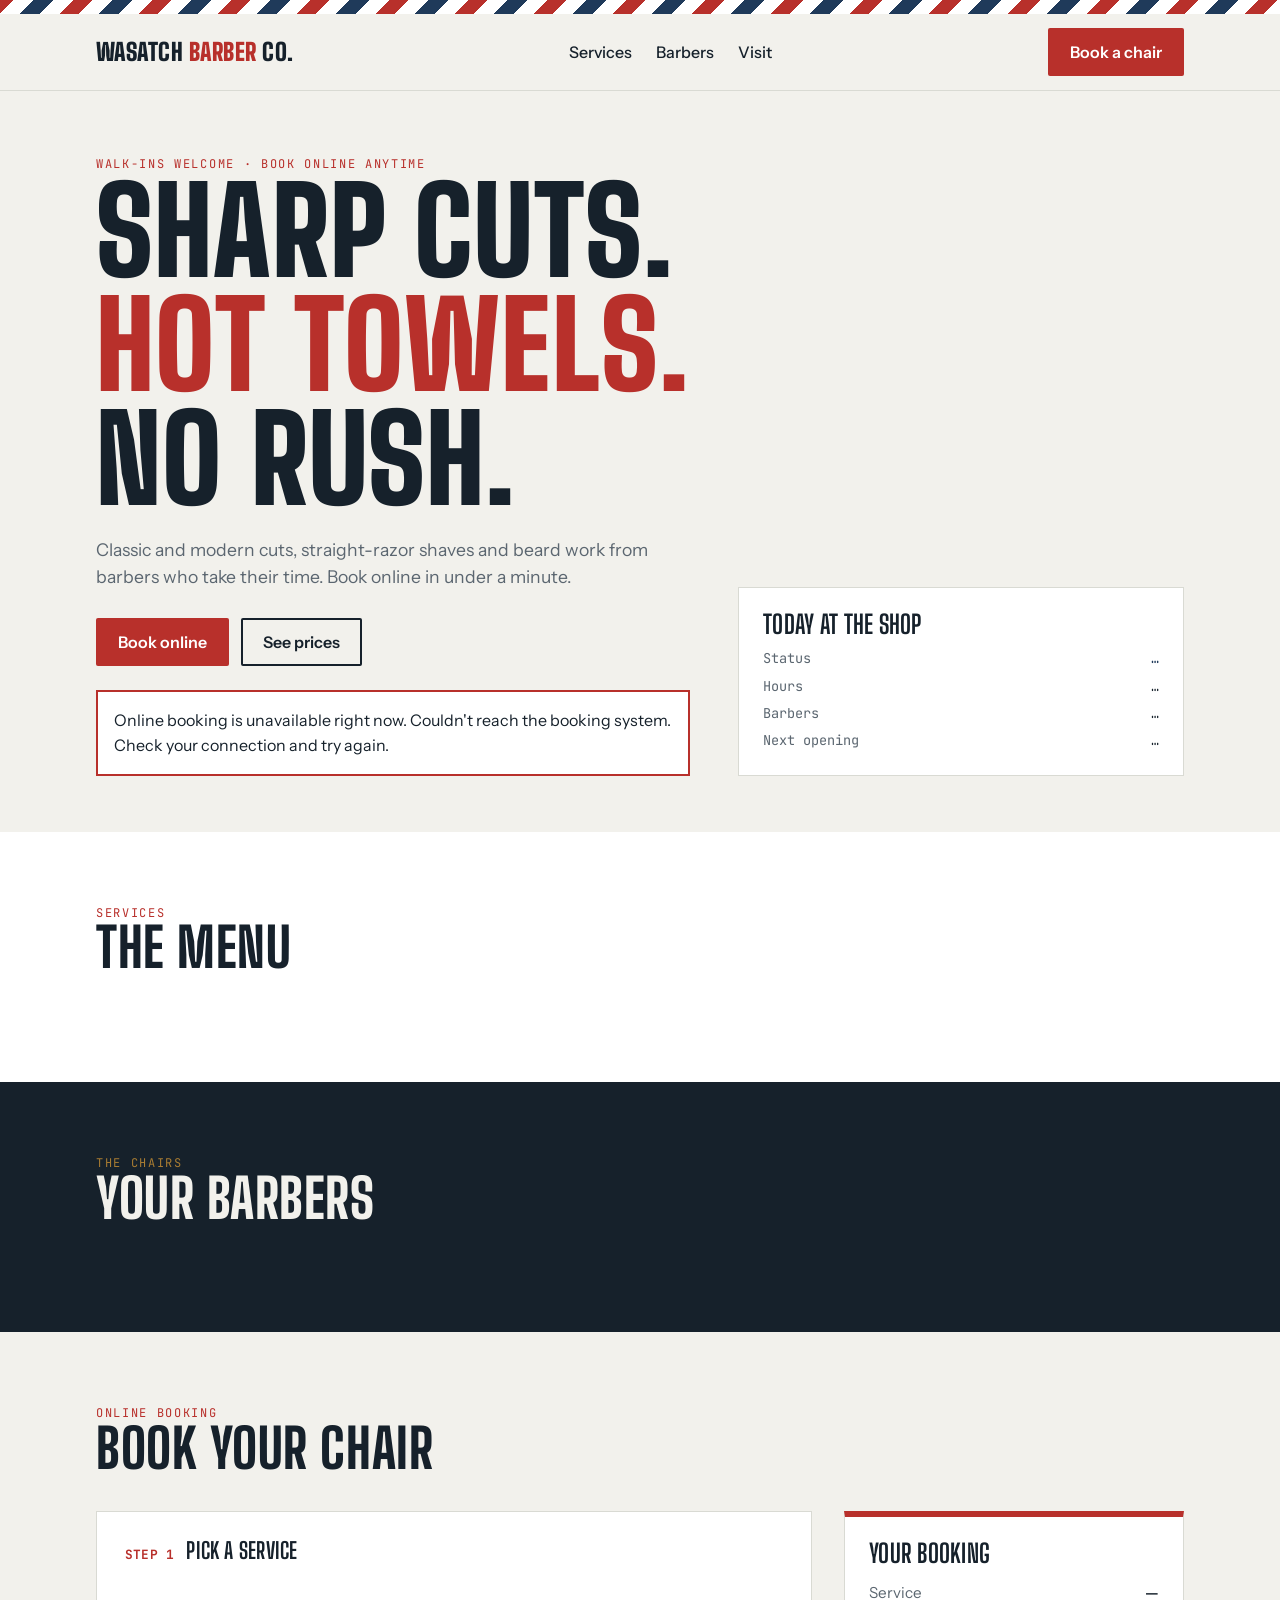
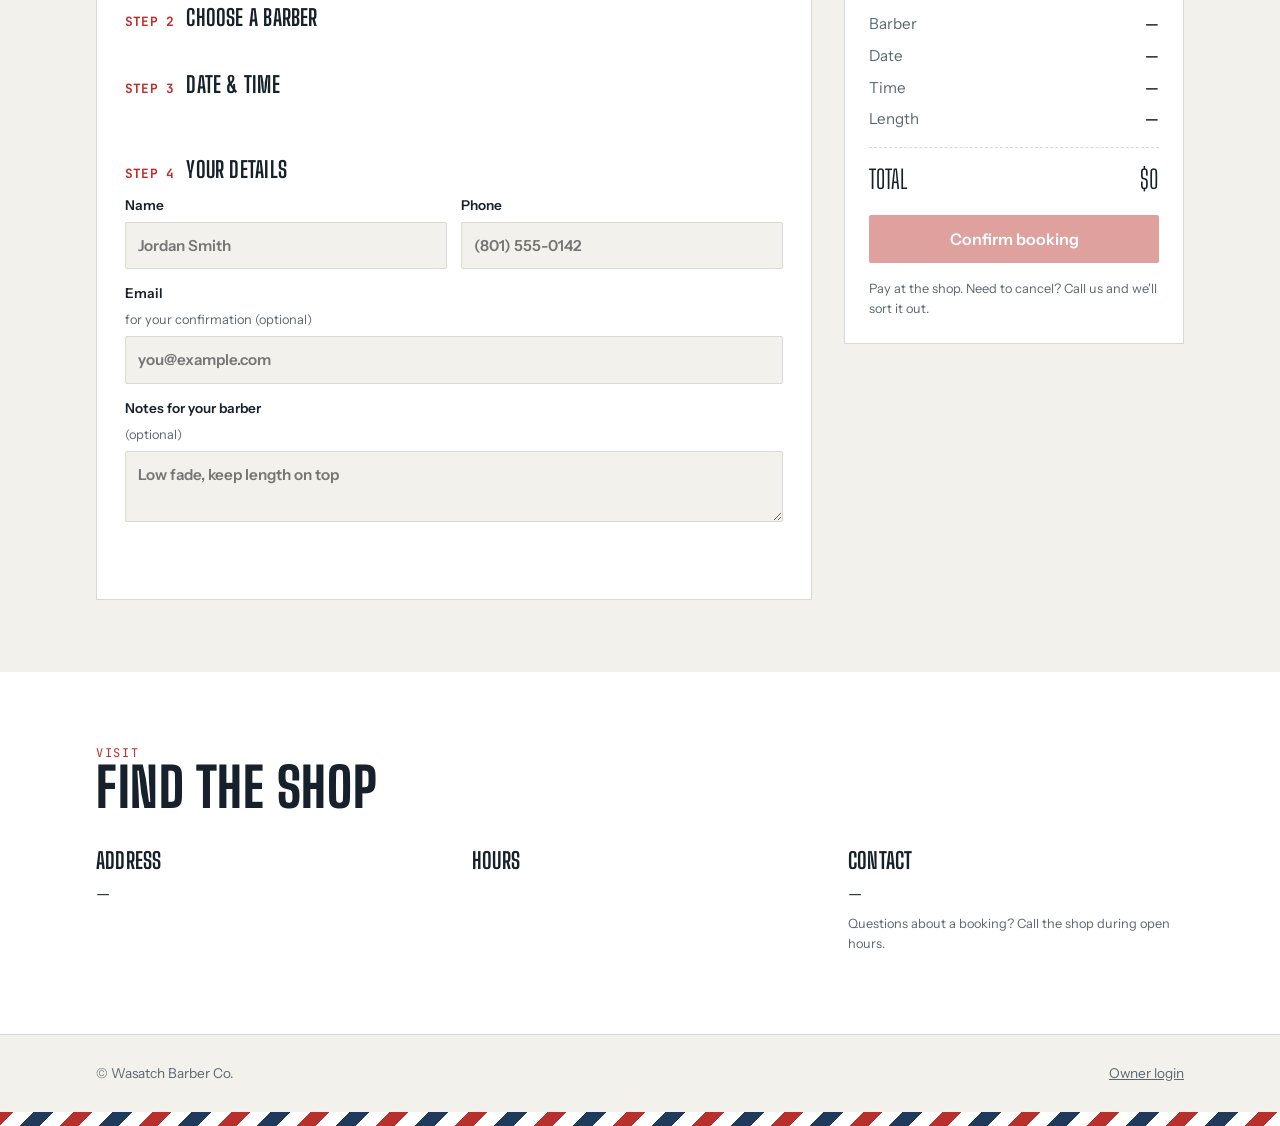
<file: index.html>
<!doctype html>
<html lang="en">
<head>
<meta charset="utf-8">
<meta name="viewport" content="width=device-width, initial-scale=1, viewport-fit=cover">
<title>Wasatch Barber Co.</title>
<meta name="claude:viewport-fit-sides" content="cover">
<meta name="description" content="Cuts, fades, shaves and beard work. Book your chair online.">
<link rel="stylesheet" href="https://fonts.googleapis.com/css2?family=Big+Shoulders+Display:wght@600;800;900&family=Instrument+Sans:wght@400;500;600&family=JetBrains+Mono:wght@500&display=swap">
<link rel="stylesheet" href="styles.css">
<style>
section{padding-block:72px}
section[id]{scroll-margin-top:84px}

header{position:sticky;top:env(safe-area-inset-top,0px);z-index:10;background:var(--bg);border-bottom:1px solid var(--line)}
.nav{display:flex;align-items:center;justify-content:space-between;gap:16px;padding-block:14px}
.logo{font-family:var(--display);font-weight:900;font-size:1.5rem;text-transform:uppercase;text-decoration:none;letter-spacing:.02em;min-width:0}
.logo span{color:var(--red)}
.nav ul{display:flex;gap:24px;list-style:none;margin:0;padding:0;font-weight:500}
.nav ul a{text-decoration:none}
.nav ul a:hover{color:var(--red)}
@media (max-width:720px){.nav ul{display:none}}

.hero{padding-block:64px 56px}
.hero-grid{display:grid;grid-template-columns:1.3fr 1fr;gap:48px;align-items:end}
.hero h1{font-size:clamp(3.4rem,10vw,7.5rem);font-weight:900}
.hero h1 em{font-style:normal;color:var(--red);white-space:nowrap;display:inline-block}
@media (max-width:520px){.hero h1 em{white-space:normal}}
.hero p{max-width:46ch;color:var(--muted);font-size:1.1rem;margin:20px 0 28px}
.hero .actions{display:flex;flex-wrap:wrap;gap:12px}
.ticket{background:var(--surface);border:1px solid var(--line);padding:24px;font-family:var(--mono);font-size:.85rem}
.ticket h3{font-size:1.6rem;margin-bottom:12px}
.ticket dl{display:grid;grid-template-columns:auto 1fr;gap:6px 16px;margin:0}
.ticket dt{color:var(--muted)} .ticket dd{margin:0;text-align:right}
.ticket .open{color:var(--navy);font-weight:500}
@media (max-width:820px){.hero-grid{grid-template-columns:1fr}}

.menu{display:grid;grid-template-columns:1fr 1fr;gap:8px 64px;margin-top:36px}
.item{display:grid;grid-template-columns:1fr auto;gap:2px 12px;padding-block:16px;border-bottom:1px dashed var(--line)}
.item b{font-family:var(--display);font-size:1.5rem;text-transform:uppercase;font-weight:800}
.item .price{font-family:var(--display);font-size:1.5rem;font-weight:800;color:var(--red);font-variant-numeric:tabular-nums}
.item small{color:var(--muted);grid-column:1/-1}
.item .dur{font-family:var(--mono);font-size:.75rem;color:var(--navy)}
@media (max-width:720px){.menu{grid-template-columns:1fr}}

.dark-band{background:var(--ink);color:var(--bg)}
.dark-band .eyebrow{color:var(--brass)}
.barbers{display:grid;grid-template-columns:repeat(3,1fr);gap:24px;margin-top:36px}
.barber{display:grid;gap:10px;align-content:start}
.portrait{aspect-ratio:4/5;max-width:100%;display:grid;place-items:center;background:repeating-linear-gradient(90deg,transparent 0 22px,rgba(127,127,127,.12) 22px 23px),var(--navy);color:var(--bg);font-family:var(--display);font-size:clamp(2.5rem,3vw,4rem);font-weight:900;letter-spacing:.04em}
.barber:nth-child(3n+2) .portrait{background-color:var(--red)}
.barber:nth-child(3n) .portrait{background-color:var(--brass)}
.barber h3{font-size:1.7rem}
.barber p{margin:0;opacity:.75;font-size:.95rem}
@media (max-width:720px){.barbers{grid-template-columns:1fr}.portrait{aspect-ratio:16/9}}

.book{display:grid;grid-template-columns:1fr 340px;gap:32px;margin-top:36px;align-items:start}
@media (max-width:900px){.book{grid-template-columns:1fr}}
.panel{background:var(--surface);border:1px solid var(--line);padding:28px;display:grid;grid-template-columns:minmax(0,1fr);gap:32px;min-width:0}
.step{min-width:0}
.step h3{font-size:1.4rem;display:flex;gap:12px;align-items:baseline;margin-bottom:14px}
.step h3 i{font-style:normal;font-family:var(--mono);font-size:.8rem;color:var(--red)}
.days{display:flex;gap:8px;overflow-x:auto;padding-bottom:4px}
.day{flex:0 0 auto;width:64px;text-align:center;padding:10px 0;display:grid;gap:2px}
.day span{font-family:var(--mono);font-size:.7rem;text-transform:uppercase}
.day strong{font-family:var(--display);font-size:1.6rem;font-weight:800;line-height:1}
.slots{display:grid;grid-template-columns:repeat(auto-fill,minmax(88px,1fr));gap:8px;margin-top:14px}
.slots .chip{font-family:var(--mono);font-size:.85rem;text-align:center}
.slots .msg{grid-column:1/-1;margin:0;color:var(--muted)}
.fields{display:grid;grid-template-columns:1fr 1fr;gap:14px}
.fields .full{grid-column:1/-1}
@media (max-width:560px){.fields{grid-template-columns:1fr}}

.summary{position:sticky;top:90px;background:var(--surface);border:1px solid var(--line);border-top:6px solid var(--red);padding:24px;display:grid;gap:16px}
.summary h3{font-size:1.6rem}
.summary dl{display:grid;grid-template-columns:auto 1fr;gap:8px 16px;margin:0;font-size:.95rem}
.summary dt{color:var(--muted)} .summary dd{margin:0;text-align:right;font-weight:600}
.summary .total{border-top:1px dashed var(--line);padding-top:12px;font-family:var(--display);font-size:1.6rem;text-transform:uppercase;display:flex;justify-content:space-between}
.summary .note{font-size:.8rem;color:var(--muted);margin:0}

.confirm{border:2px solid var(--navy);padding:24px;display:grid;gap:10px}
.confirm h3{font-size:2rem;color:var(--navy)}
.confirm p{margin:0}
.confirm code{font-family:var(--mono);background:var(--chip);padding:2px 8px}

.visit{display:grid;grid-template-columns:1fr 1fr 1fr;gap:40px;margin-top:36px}
.visit h3{font-size:1.4rem;margin-bottom:10px}
.visit p{margin:0 0 8px}
.hours{display:grid;grid-template-columns:auto 1fr;gap:4px 20px;font-variant-numeric:tabular-nums;margin:0}
.hours dd{margin:0;text-align:right}
.hours .today{color:var(--red);font-weight:600}
@media (max-width:820px){.visit{grid-template-columns:1fr}}
footer{border-top:1px solid var(--line);padding-block:28px;color:var(--muted);font-size:.85rem}
.foot{display:flex;flex-wrap:wrap;justify-content:space-between;gap:12px}
.load-err{background:var(--surface);border:2px solid var(--red);padding:16px;margin-top:24px}
</style>
</head>
<body>

<div class="demo-bar" id="demoBar" hidden>
  <div class="wrap"><b>Demo mode</b><span>Bookings are saved only in this browser. Connect your Google Apps Script to go live.</span></div>
</div>
<div class="pole" aria-hidden="true"></div>
<header>
  <nav class="wrap nav">
    <a class="logo" href="#top" id="logo">Wasatch <span>Barber</span> Co.</a>
    <ul>
      <li><a href="#services">Services</a></li>
      <li><a href="#barbers">Barbers</a></li>
      <li><a href="#visit">Visit</a></li>
    </ul>
    <a class="btn" href="#book">Book a chair</a>
  </nav>
</header>

<main id="top">
  <section class="hero">
    <div class="wrap hero-grid">
      <div>
        <div class="eyebrow">Walk-ins welcome · Book online anytime</div>
        <h1>Sharp cuts.<br><em>Hot&nbsp;towels.</em><br>No rush.</h1>
        <p id="about">Classic and modern cuts, straight-razor shaves and beard work from barbers who take their time. Book online in under a minute.</p>
        <div class="actions">
          <a class="btn" href="#book">Book online</a>
          <a class="btn ghost" href="#services">See prices</a>
        </div>
        <div class="load-err" id="loadErr" hidden></div>
      </div>
      <aside class="ticket" aria-label="Today at the shop">
        <h3>Today at the shop</h3>
        <dl>
          <dt>Status</dt><dd class="open" id="status">…</dd>
          <dt>Hours</dt><dd id="todayHours">…</dd>
          <dt>Barbers</dt><dd id="barberCount">…</dd>
          <dt>Next opening</dt><dd id="nextOpen">…</dd>
        </dl>
      </aside>
    </div>
  </section>

  <section id="services" style="background:var(--surface)">
    <div class="wrap">
      <div class="eyebrow">Services</div>
      <h2>The menu</h2>
      <div class="menu" id="menu"></div>
    </div>
  </section>

  <section id="barbers" class="dark-band">
    <div class="wrap">
      <div class="eyebrow">The chairs</div>
      <h2>Your barbers</h2>
      <div class="barbers" id="barberList"></div>
    </div>
  </section>

  <section id="book">
    <div class="wrap">
      <div class="eyebrow">Online booking</div>
      <h2>Book your chair</h2>
      <div class="book">
        <form class="panel" id="bookForm" novalidate>
          <div class="step">
            <h3><i>Step 1</i> Pick a service</h3>
            <div class="chips" id="svcChips"></div>
          </div>
          <div class="step">
            <h3><i>Step 2</i> Choose a barber</h3>
            <div class="chips" id="barberChips"></div>
          </div>
          <div class="step">
            <h3><i>Step 3</i> Date &amp; time</h3>
            <div class="days" id="days"></div>
            <div class="slots" id="slots" aria-live="polite"></div>
          </div>
          <div class="step">
            <h3><i>Step 4</i> Your details</h3>
            <div class="fields">
              <label class="field" for="name">Name<input id="name" autocomplete="name" placeholder="Jordan Smith"></label>
              <label class="field" for="phone">Phone<input id="phone" type="tel" autocomplete="tel" placeholder="(801) 555-0142"></label>
              <label class="field full" for="email">Email <span class="hint">for your confirmation (optional)</span><input id="email" type="email" autocomplete="email" placeholder="you@example.com"></label>
              <label class="field full" for="notes">Notes for your barber <span class="hint">(optional)</span><textarea id="notes" rows="2" placeholder="Low fade, keep length on top"></textarea></label>
            </div>
          </div>
          <p class="err" id="err" role="alert"></p>
          <div id="confirmBox" class="confirm" hidden></div>
        </form>

        <aside class="summary" aria-live="polite">
          <h3>Your booking</h3>
          <dl>
            <dt>Service</dt><dd id="sSvc">—</dd>
            <dt>Barber</dt><dd id="sBarber">—</dd>
            <dt>Date</dt><dd id="sDate">—</dd>
            <dt>Time</dt><dd id="sTime">—</dd>
            <dt>Length</dt><dd id="sDur">—</dd>
          </dl>
          <div class="total"><span>Total</span><span id="sTotal">$0</span></div>
          <button class="btn" type="submit" form="bookForm" id="submitBtn" disabled>Confirm booking</button>
          <p class="note">Pay at the shop. Need to cancel? Call us and we'll sort it out.</p>
        </aside>
      </div>
    </div>
  </section>

  <section id="visit" style="background:var(--surface)">
    <div class="wrap">
      <div class="eyebrow">Visit</div>
      <h2>Find the shop</h2>
      <div class="visit">
        <div>
          <h3>Address</h3>
          <p id="addr">—</p>
        </div>
        <div>
          <h3>Hours</h3>
          <dl class="hours" id="hoursList"></dl>
        </div>
        <div>
          <h3>Contact</h3>
          <p id="contact">—</p>
          <p class="hint">Questions about a booking? Call the shop during open hours.</p>
        </div>
      </div>
    </div>
  </section>
</main>

<footer>
  <div class="wrap foot">
    <span id="copy">© Wasatch Barber Co.</span>
    <a href="admin.html">Owner login</a>
  </div>
</footer>
<div class="pole" aria-hidden="true"></div>

<script src="config.js"></script>
<script src="api.js"></script>
<script>
(function () {
  const U = BookingUtil, $ = id => document.getElementById(id);
  let CFG = null;
  const state = { svc: null, barber: 'any', date: null, time: null, slots: [], loading: false };
  let slotReq = 0;

  if (!BookingAPI.live) $('demoBar').hidden = false;
  init();

  async function init() {
    try {
      CFG = await BookingAPI.call('getConfig');
    } catch (e) {
      $('loadErr').hidden = false;
      $('loadErr').textContent = 'Online booking is unavailable right now. ' + e.message;
      return;
    }
    renderShop(); renderMenu(); renderBarbers(); renderHours(); renderToday();
    state.svc = CFG.services[0] ? CFG.services[0].id : null;
    renderPickers();
    pickFirstDay();
  }

  /* ---------- Shop info ---------- */
  function renderShop() {
    const s = CFG.shop, words = s.name.split(' ');
    $('logo').innerHTML = words.length >= 3
      ? U.esc(words[0]) + ' <span>' + U.esc(words[1]) + '</span> ' + U.esc(words.slice(2).join(' '))
      : U.esc(s.name);
    document.title = s.name;
    if (s.about) $('about').textContent = s.about;
    $('addr').innerHTML = U.esc(s.address) + '<br>' + U.esc(s.city);
    $('contact').innerHTML = U.esc(s.phone) + '<br>' + U.esc(s.email);
    $('copy').textContent = '© ' + new Date().getFullYear() + ' ' + s.name;
  }
  function renderMenu() {
    $('menu').innerHTML = CFG.services.map(s => `<div class="item"><b>${U.esc(s.name)}</b><span class="price">$${U.esc(s.price)}</span><small>${U.esc(s.desc)} <span class="dur">· ${s.dur} min</span></small></div>`).join('')
      || '<p class="hint">Services coming soon.</p>';
  }
  function renderBarbers() {
    $('barberList').innerHTML = CFG.barbers.map(b => `<div class="barber"><div class="portrait" aria-hidden="true">${U.esc(b.init)}</div><h3>${U.esc(b.name)}</h3><p>${U.esc(b.bio)}</p></div>`).join('');
  }
  const hoursText = h => h ? U.fmtTime(h[0]) + ' – ' + U.fmtTime(h[1]) : 'Closed';
  function renderHours() {
    const today = new Date().getDay();
    $('hoursList').innerHTML = [1, 2, 3, 4, 5, 6, 0].map(d => {
      const cls = d === today ? ' class="today"' : '';
      return `<dt${cls}>${U.DAYNAMES[d]}</dt><dd${cls}>${hoursText(CFG.hours[d])}</dd>`;
    }).join('');
  }
  function renderToday() {
    const now = new Date(), d = now.getDay(), h = CFG.hours[d], todayYmd = U.ymd(now);
    const closedToday = !h || U.closedOn(CFG.closures, todayYmd, '');
    const mins = now.getHours() * 60 + now.getMinutes();
    $('todayHours').textContent = closedToday ? 'Closed today' : hoursText(h);
    const openNow = !closedToday && mins >= h[0] && mins < h[1];
    $('status').textContent = openNow ? 'Open now' : 'Closed now';
    $('barberCount').textContent = CFG.barbers.filter(b => !(b.daysOff || []).includes(d) && !U.closedOn(CFG.closures, todayYmd, b.id)).length + ' in today';
    const next = bookableDays()[0];
    $('nextOpen').textContent = next ? (next === todayYmd ? 'Today' : U.fmtDate(next)) : '—';
  }

  /* ---------- Booking ---------- */
  function barberWorks(b, date) {
    const wd = U.parseYmd(date).getDay();
    return !(b.daysOff || []).includes(wd) && !U.closedOn(CFG.closures, date, b.id);
  }
  function bookableDays() {
    const out = [];
    for (let i = 0; i <= CFG.windowDays; i++) {
      const date = U.addDays(CFG.today, i), wd = U.parseYmd(date).getDay();
      if (!CFG.hours[wd] || U.closedOn(CFG.closures, date, '')) continue;
      const crew = state.barber === 'any' ? CFG.barbers : CFG.barbers.filter(b => b.id === state.barber);
      if (crew.some(b => barberWorks(b, date))) out.push(date);
    }
    return out;
  }

  function chipGroup(el, items, key, onPick) {
    el.innerHTML = items.map(i => `<button type="button" class="chip" data-v="${U.esc(i.id)}" aria-pressed="${state[key] === i.id}">${U.esc(i.label)}</button>`).join('');
    el.onclick = e => {
      const b = e.target.closest('.chip');
      if (!b || b.disabled || state[key] === b.dataset.v) return;
      state[key] = b.dataset.v; onPick();
    };
  }

  function renderPickers() {
    chipGroup($('svcChips'), CFG.services.map(s => ({ id: s.id, label: `${s.name} · $${s.price}` })), 'svc', () => { renderPickers(); loadSlots(); });
    chipGroup($('barberChips'), [{ id: 'any', label: 'First available' }, ...CFG.barbers.map(b => ({ id: b.id, label: b.name }))], 'barber', () => {
      renderPickers();
      if (!bookableDays().includes(state.date)) pickFirstDay(); else loadSlots();
    });
    const days = bookableDays();
    $('days').innerHTML = days.map(date => {
      const d = U.parseYmd(date);
      return `<button type="button" class="chip day" data-v="${date}" aria-pressed="${state.date === date}"><span>${date === CFG.today ? 'Today' : U.DAYNAMES[d.getDay()].slice(0, 3)}</span><strong>${d.getDate()}</strong></button>`;
    }).join('') || '<p class="hint">No open days in the booking window. Call the shop.</p>';
    $('days').onclick = e => {
      const b = e.target.closest('.chip');
      if (!b || state.date === b.dataset.v) return;
      state.date = b.dataset.v; renderPickers(); loadSlots();
    };
    renderSummary();
  }

  function pickFirstDay() {
    state.date = bookableDays()[0] || null;
    renderPickers(); loadSlots();
  }

  async function loadSlots() {
    state.time = null; renderSummary();
    if (!state.date || !state.svc) { $('slots').innerHTML = ''; return; }
    const id = ++slotReq;
    $('slots').innerHTML = '<p class="msg"><span class="spinner"></span> Checking open times…</p>';
    try {
      const res = await BookingAPI.call('getSlots', { date: state.date, serviceId: state.svc, barberId: state.barber });
      if (id !== slotReq) return;
      state.slots = res.slots;
      renderSlots();
    } catch (e) {
      if (id !== slotReq) return;
      $('slots').innerHTML = `<p class="msg">${U.esc(e.message)}</p>`;
    }
  }
  function renderSlots() {
    $('slots').innerHTML = state.slots.map(s => `<button type="button" class="chip" data-v="${s.time}" aria-pressed="${state.time === s.time}">${U.fmtTime(s.time)}</button>`).join('')
      || '<p class="msg">No open times this day. Pick another date or barber.</p>';
    $('slots').onclick = e => {
      const b = e.target.closest('.chip'); if (!b) return;
      state.time = Number(b.dataset.v); renderSlots(); renderSummary();
    };
  }

  function renderSummary() {
    const svc = CFG.services.find(s => s.id === state.svc);
    $('sSvc').textContent = svc ? svc.name : '—';
    $('sBarber').textContent = state.barber === 'any' ? 'First available' : CFG.barbers.find(b => b.id === state.barber).name;
    $('sDate').textContent = state.date ? U.fmtDate(state.date) : '—';
    $('sTime').textContent = state.time != null ? U.fmtTime(state.time) : '—';
    $('sDur').textContent = svc ? svc.dur + ' min' : '—';
    $('sTotal').textContent = svc ? '$' + svc.price : '$0';
    $('submitBtn').disabled = state.time == null || state.loading;
  }

  $('bookForm').addEventListener('submit', async e => {
    e.preventDefault();
    const name = $('name').value.trim(), phone = $('phone').value.trim(), email = $('email').value.trim();
    const err = $('err');
    if (state.time == null) { err.textContent = 'Pick a time to continue.'; return; }
    if (!name) { err.textContent = 'Enter your name so your barber knows who to expect.'; $('name').focus(); return; }
    if (phone.replace(/\D/g, '').length < 10) { err.textContent = 'Enter a 10-digit phone number.'; $('phone').focus(); return; }
    if (email && !/^[^@\s]+@[^@\s]+\.[^@\s]+$/.test(email)) { err.textContent = 'Check your email address.'; $('email').focus(); return; }
    err.textContent = '';
    state.loading = true;
    const btn = $('submitBtn');
    btn.disabled = true; btn.innerHTML = '<span class="spinner"></span> Booking…';
    try {
      const r = await BookingAPI.call('book', { date: state.date, time: state.time, serviceId: state.svc, barberId: state.barber, name, phone, email, notes: $('notes').value.trim() });
      const box = $('confirmBox');
      box.hidden = false;
      box.innerHTML = `<h3>You're booked, ${U.esc(name.split(' ')[0])}</h3>
        <p>${U.esc(r.service)} with ${U.esc(r.barberName)} on ${U.fmtDate(r.date, { weekday: 'long', month: 'long', day: 'numeric' })} at ${U.fmtTime(r.time)}.</p>
        <p>Confirmation code <code>${U.esc(r.code)}</code>${email ? '. We emailed you a copy.' : '. Show it at the front desk.'}</p>`;
      box.scrollIntoView({ block: 'center' });
      ['notes'].forEach(id => $(id).value = '');
    } catch (ex) {
      err.textContent = ex.message;
    } finally {
      state.loading = false;
      btn.textContent = 'Confirm booking';
      loadSlots();
    }
  });
})();
</script>
</body>
</html>
</file>
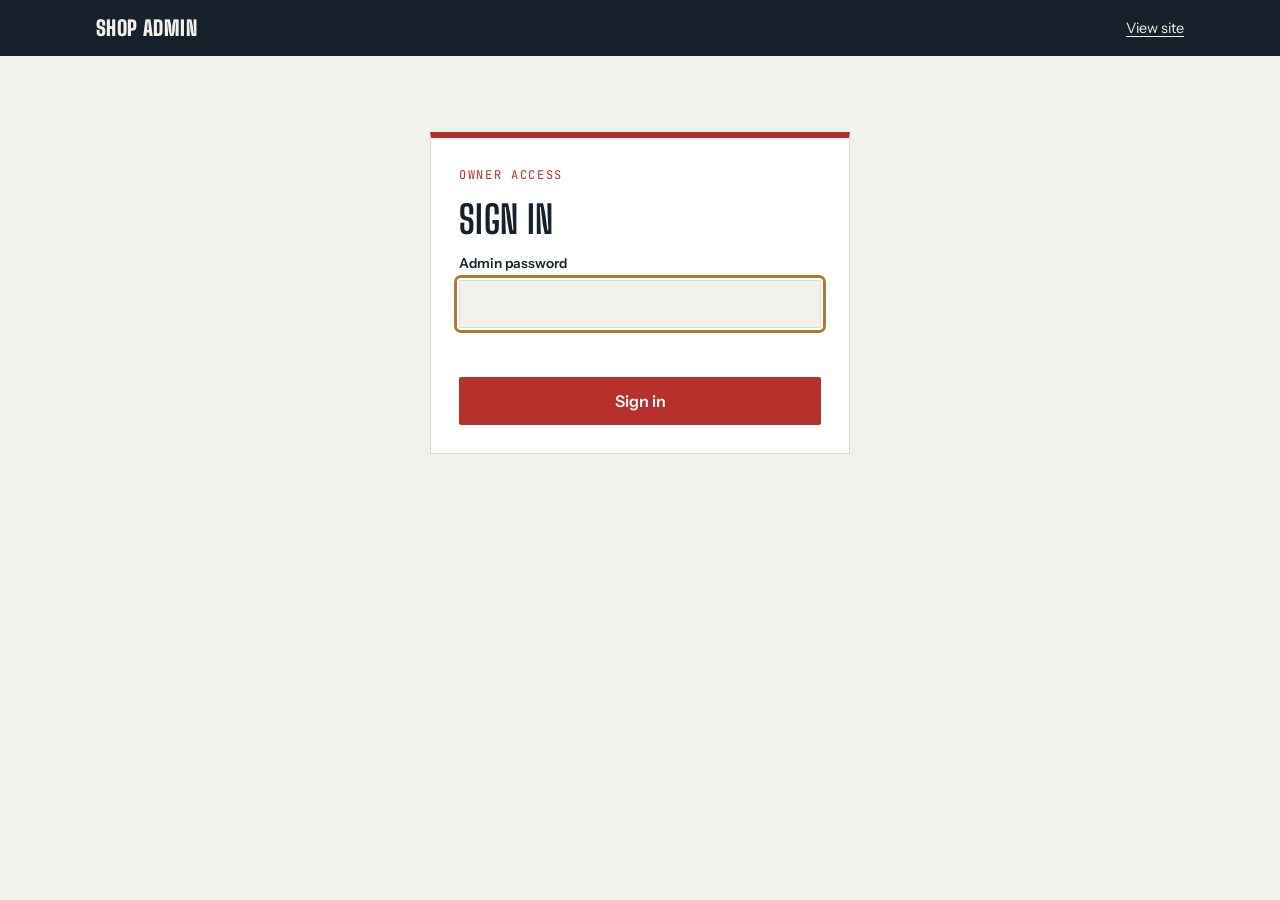
<file: admin.html>
<!doctype html>
<html lang="en">
<head>
<meta charset="utf-8">
<meta name="viewport" content="width=device-width, initial-scale=1, viewport-fit=cover">
<title>Shop Admin</title>
<meta name="claude:viewport-fit-sides" content="cover">
<meta name="robots" content="noindex">
<link rel="stylesheet" href="https://fonts.googleapis.com/css2?family=Big+Shoulders+Display:wght@600;800;900&family=Instrument+Sans:wght@400;500;600&family=JetBrains+Mono:wght@500&display=swap">
<link rel="stylesheet" href="styles.css">
<style>
/* Layout: slim top bar, tab strip, one working panel per tab, sticky save bar at the bottom */
header{position:sticky;top:env(safe-area-inset-top,0px);z-index:10;background:var(--ink);color:var(--bg)}
.top{display:flex;align-items:center;justify-content:space-between;gap:12px;padding-block:12px}
.top .logo{font-family:var(--display);font-weight:900;font-size:1.3rem;text-transform:uppercase;letter-spacing:.02em;min-width:0;overflow:hidden;text-overflow:ellipsis;white-space:nowrap}
.top .logo small{font-family:var(--mono);font-size:.7rem;letter-spacing:.12em;color:var(--brass);margin-left:8px}
.top nav{display:flex;gap:16px;align-items:center;font-size:.9rem;flex-shrink:0}
.top nav a,.top nav button{color:var(--bg);background:none;border:0;font:inherit;cursor:pointer;text-decoration:underline;text-underline-offset:3px;padding:0}

main{padding-block:28px 120px}

.login{max-width:420px;margin:48px auto 0;background:var(--surface);border:1px solid var(--line);border-top:6px solid var(--red);padding:28px;display:grid;gap:16px}
.login h1{font-size:2.4rem}

.tabs{display:flex;gap:4px;overflow-x:auto;border-bottom:2px solid var(--ink);margin-bottom:24px}
.tab{flex:0 0 auto;border:0;background:none;color:var(--muted);font:600 .95rem var(--body);padding:12px 16px;cursor:pointer;border-bottom:4px solid transparent;margin-bottom:-2px}
.tab[aria-selected="true"]{color:var(--ink);border-bottom-color:var(--red)}
.tab .dot{display:inline-block;width:7px;height:7px;border-radius:50%;background:var(--red);margin-left:6px;vertical-align:2px}

.pane-head{display:flex;flex-wrap:wrap;align-items:end;justify-content:space-between;gap:12px 24px;margin-bottom:20px}
.pane-head h2{font-size:clamp(2rem,4vw,2.6rem)}
.pane-head p{margin:6px 0 0;color:var(--muted);max-width:62ch}
.toolbar{display:flex;flex-wrap:wrap;gap:10px;align-items:end}
.toolbar label.field{width:auto}
.toolbar input,.toolbar select{width:auto}

.card{background:var(--surface);border:1px solid var(--line);padding:20px}
.stack{display:grid;gap:12px}

/* bookings */
.stats{display:flex;flex-wrap:wrap;gap:8px 28px;font-family:var(--mono);font-size:.8rem;color:var(--muted);margin-bottom:16px}
.stats b{color:var(--ink);font-size:1rem;font-variant-numeric:tabular-nums}
.dayhead{display:flex;justify-content:space-between;align-items:baseline;gap:12px;padding:18px 0 8px;border-bottom:1px solid var(--ink)}
.dayhead h3{font-size:1.5rem}
.dayhead span{font-family:var(--mono);font-size:.75rem;color:var(--muted)}
.bk{display:grid;grid-template-columns:110px minmax(0,1fr) auto;gap:6px 20px;padding:14px 0;border-bottom:1px dashed var(--line);align-items:start}
.bk .when{font-family:var(--mono);font-size:.9rem;font-variant-numeric:tabular-nums}
.bk .when small{display:block;color:var(--muted);font-size:.75rem}
.bk .who{min-width:0}
.bk .who b{font-size:1.02rem}
.bk .who .meta{display:flex;flex-wrap:wrap;gap:4px 14px;font-size:.88rem;color:var(--muted)}
.bk .who .meta span{user-select:all}
.bk .notes{font-size:.88rem;margin-top:4px;padding-left:10px;border-left:3px solid var(--brass)}
.pill{display:inline-block;font-family:var(--mono);font-size:.7rem;letter-spacing:.06em;text-transform:uppercase;padding:2px 8px;background:var(--chip);border-radius:2px;margin-left:6px;vertical-align:2px}
.bk .acts{display:flex;gap:8px}
.cancel-box{grid-column:1/-1;background:var(--bg);border:1px solid var(--red);padding:14px;display:grid;gap:10px}
.cancel-box .row{display:flex;flex-wrap:wrap;gap:8px;align-items:center}
.check{display:flex;gap:8px;align-items:center;font-size:.9rem;font-weight:500}
.empty{padding:40px 20px;text-align:center;color:var(--muted);border:1px dashed var(--line)}
@media (max-width:640px){.bk{grid-template-columns:1fr}.bk .acts{justify-content:flex-start}}

/* services */
.svc-row{display:grid;grid-template-columns:minmax(0,1.3fr) 100px 120px minmax(0,2fr) auto auto;gap:10px;align-items:center;padding:10px 0;border-bottom:1px dashed var(--line)}
.svc-head{font-family:var(--mono);font-size:.7rem;letter-spacing:.1em;text-transform:uppercase;color:var(--muted);border-bottom:1px solid var(--ink)}
.svc-row.off input:not([type=checkbox]),.svc-row.off select{opacity:.55}
.money{position:relative}
.money::before{content:"$";position:absolute;left:10px;top:50%;transform:translateY(-50%);color:var(--muted)}
.money input{padding-left:22px}
@media (max-width:860px){
  .svc-head{display:none}
  .svc-row{grid-template-columns:1fr 1fr;padding:16px 0}
  .svc-row>:first-child,.svc-row .desc{grid-column:1/-1}
}

/* barbers */
.barber-grid{display:grid;grid-template-columns:repeat(auto-fill,minmax(300px,1fr));gap:16px}
.barber-card{display:grid;gap:12px;align-content:start}
.barber-card .row2{display:grid;grid-template-columns:1fr 80px;gap:10px}
.daysoff{display:flex;flex-wrap:wrap;gap:6px}
.daysoff label{display:flex;align-items:center;gap:4px;font-size:.85rem;padding:6px 8px;background:var(--chip);border-radius:2px;cursor:pointer}
.card-foot{display:flex;justify-content:space-between;align-items:center;gap:10px;border-top:1px dashed var(--line);padding-top:12px}
@media (max-width:400px){.barber-grid{grid-template-columns:1fr}}

/* hours */
.hrs{display:grid;grid-template-columns:130px 110px minmax(0,1fr) minmax(0,1fr);gap:10px 14px;align-items:center}
.hrs .dn{font-weight:600}
.hrs .closed{color:var(--muted);grid-column:3/-1;font-size:.9rem}
.hrs-head{font-family:var(--mono);font-size:.7rem;letter-spacing:.1em;text-transform:uppercase;color:var(--muted)}
.rules{display:grid;grid-template-columns:repeat(auto-fit,minmax(220px,1fr));gap:16px;margin-top:24px}
@media (max-width:560px){.hrs{grid-template-columns:1fr 1fr}.hrs-head{display:none}.hrs .dn{grid-column:1/-1;margin-top:8px}.hrs .closed{grid-column:1/-1}}

/* days off */
.add-off{display:grid;grid-template-columns:repeat(4,minmax(0,1fr)) auto;gap:12px;align-items:end}
@media (max-width:860px){.add-off{grid-template-columns:1fr 1fr}.add-off .btn{grid-column:1/-1}}
.off-row{display:grid;grid-template-columns:minmax(0,1.4fr) minmax(0,1fr) minmax(0,1.4fr) auto;gap:12px;align-items:center;padding:12px 0;border-bottom:1px dashed var(--line)}
.off-row .dates{font-weight:600}
.off-row.past{opacity:.5}
@media (max-width:640px){.off-row{grid-template-columns:1fr auto}.off-row .dates{grid-column:1/-1}}

/* shop info */
.two{display:grid;grid-template-columns:1fr 1fr;gap:16px}
.two .full{grid-column:1/-1}
@media (max-width:640px){.two{grid-template-columns:1fr}}
.sec-title{font-size:1.4rem;margin:8px 0 12px}

.savebar{position:fixed;left:0;right:0;bottom:0;z-index:20;background:var(--ink);color:var(--bg);padding-bottom:env(safe-area-inset-bottom,0px)}
.savebar .wrap{display:flex;flex-wrap:wrap;justify-content:space-between;align-items:center;gap:10px;padding-block:12px}
.savebar .err{color:var(--bg);font-weight:600}
.idle-warn{position:fixed;left:0;right:0;top:0;z-index:40;background:var(--red);color:var(--on-accent);padding-top:env(safe-area-inset-top,0px)}
.idle-warn .wrap{display:flex;flex-wrap:wrap;justify-content:space-between;align-items:center;gap:10px;padding-block:12px;font-weight:600}
.idle-warn .btn{background:var(--on-accent);color:var(--red)}
.savebar .btn.quiet{background:transparent;color:var(--bg);box-shadow:inset 0 0 0 1px var(--bg)}
</style>
</head>
<body>

<div class="demo-bar" id="demoBar" hidden>
  <div class="wrap"><b>Demo mode</b><span>Changes are saved only in this browser. The password is <code>demodemo</code>.</span></div>
</div>
<header>
  <div class="wrap top">
    <div class="logo" id="shopName">Shop admin</div>
    <nav>
      <a href="./">View site</a>
      <button type="button" id="signOut" hidden>Sign out</button>
    </nav>
  </div>
</header>

<main class="wrap">
  <form class="login" id="loginForm" novalidate>
    <div class="eyebrow">Owner access</div>
    <h1>Sign in</h1>
    <label class="field" for="pw">Admin password<input id="pw" type="password" autocomplete="current-password"></label>
    <p class="err" id="loginErr" role="alert"></p>
    <button class="btn" id="loginBtn">Sign in</button>
  </form>

  <div id="app" hidden>
    <div class="tabs" role="tablist" id="tabs">
      <button class="tab" role="tab" data-tab="bookings" aria-selected="true">Bookings</button>
      <button class="tab" role="tab" data-tab="services">Services &amp; prices</button>
      <button class="tab" role="tab" data-tab="barbers">Barbers</button>
      <button class="tab" role="tab" data-tab="hours">Hours</button>
      <button class="tab" role="tab" data-tab="closures">Days off</button>
      <button class="tab" role="tab" data-tab="shop">Shop info</button>
      <button class="tab" role="tab" data-tab="account">Account</button>
    </div>

    <!-- BOOKINGS -->
    <section data-pane="bookings">
      <div class="pane-head">
        <div>
          <h2>Bookings</h2>
          <p>Every online booking, read straight from your Google Calendar. If you drag an appointment to a new time in Calendar, it moves here too.</p>
        </div>
        <div class="toolbar">
          <label class="field" for="bFrom">From<input type="date" id="bFrom"></label>
          <label class="field" for="bTo">To<input type="date" id="bTo"></label>
          <label class="field" for="bBarber">Barber<select id="bBarber"></select></label>
          <button class="btn small quiet" type="button" id="bRefresh">Refresh</button>
        </div>
      </div>
      <div class="stats" id="bStats"></div>
      <div id="bList"></div>
    </section>

    <!-- SERVICES -->
    <section data-pane="services" hidden>
      <div class="pane-head">
        <div>
          <h2>Services &amp; prices</h2>
          <p>What customers can book. Turning a service off hides it from the website but keeps existing bookings.</p>
        </div>
        <button class="btn small" type="button" id="addSvc">Add service</button>
      </div>
      <div class="card">
        <div class="svc-row svc-head"><span>Name</span><span>Price</span><span>Length</span><span>Description</span><span>Bookable</span><span></span></div>
        <div id="svcList"></div>
      </div>
    </section>

    <!-- BARBERS -->
    <section data-pane="barbers" hidden>
      <div class="pane-head">
        <div>
          <h2>Barbers</h2>
          <p>Each barber's bookings go onto the Google Calendar you pick. Anything else on that calendar, like a lunch break or a personal appointment, blocks their time automatically.</p>
        </div>
        <button class="btn small" type="button" id="addBarber">Add barber</button>
      </div>
      <div class="barber-grid" id="barberGrid"></div>
    </section>

    <!-- HOURS -->
    <section data-pane="hours" hidden>
      <div class="pane-head">
        <div>
          <h2>Hours</h2>
          <p id="tzNote">Regular weekly hours. For holidays or vacations, use Days off.</p>
        </div>
      </div>
      <div class="card">
        <div class="hrs" id="hrsGrid"></div>
      </div>
      <h3 class="sec-title" style="margin-top:28px">Booking rules</h3>
      <div class="card rules">
        <label class="field" for="slotStep">Start times every
          <select id="slotStep"><option value="15">15 minutes</option><option value="20">20 minutes</option><option value="30">30 minutes</option><option value="45">45 minutes</option><option value="60">60 minutes</option></select>
        </label>
        <label class="field" for="windowDays">Customers can book up to
          <select id="windowDays"><option value="7">1 week ahead</option><option value="14">2 weeks ahead</option><option value="21">3 weeks ahead</option><option value="30">30 days ahead</option><option value="60">60 days ahead</option><option value="90">90 days ahead</option></select>
        </label>
        <label class="field" for="minNotice">Minimum notice
          <select id="minNotice"><option value="0">None</option><option value="15">15 minutes</option><option value="30">30 minutes</option><option value="60">1 hour</option><option value="120">2 hours</option><option value="240">4 hours</option><option value="1440">1 day</option></select>
        </label>
      </div>
    </section>

    <!-- DAYS OFF -->
    <section data-pane="closures" hidden>
      <div class="pane-head">
        <div>
          <h2>Days off</h2>
          <p>Close the whole shop for a holiday, or block a single barber for vacation. Customers won't see those dates. Existing bookings on those days stay put, so cancel them from Bookings if needed.</p>
        </div>
      </div>
      <div class="card add-off">
        <label class="field" for="offStart">First day<input type="date" id="offStart"></label>
        <label class="field" for="offEnd">Last day<input type="date" id="offEnd"></label>
        <label class="field" for="offWho">Who's off<select id="offWho"></select></label>
        <label class="field" for="offNote">Note <span class="hint">(only you see this)</span><input id="offNote" placeholder="Thanksgiving"></label>
        <button class="btn small" type="button" id="addOff">Add</button>
      </div>
      <p class="err" id="offErr"></p>
      <div id="offList"></div>
    </section>

    <!-- SHOP INFO -->
    <section data-pane="shop" hidden>
      <div class="pane-head">
        <div>
          <h2>Shop info</h2>
          <p>Shown on the website and in confirmation emails.</p>
        </div>
      </div>
      <div class="card two">
        <label class="field" for="shName">Shop name<input id="shName" data-shop="name"></label>
        <label class="field" for="shPhone">Phone<input id="shPhone" data-shop="phone" type="tel"></label>
        <label class="field" for="shAddr">Street address<input id="shAddr" data-shop="address"></label>
        <label class="field" for="shCity">City, state, ZIP<input id="shCity" data-shop="city"></label>
        <label class="field full" for="shEmail">Shop email <span class="hint">customers' replies to confirmations go here</span><input id="shEmail" data-shop="email" type="email"></label>
        <label class="field full" for="shAbout">Intro text on the home page<textarea id="shAbout" data-shop="about" rows="3"></textarea></label>
      </div>

      <h3 class="sec-title" style="margin-top:28px">Booking alerts</h3>
      <div class="card stack">
        <label class="check" for="shNotify"><input type="checkbox" id="shNotify"> Email me every time someone books</label>
        <label class="field" for="shOwnerEmail">Send alerts to<input id="shOwnerEmail" data-shop="ownerEmail" type="email" placeholder="Your Google account email"></label>
      </div>
    </section>

    <!-- ACCOUNT -->
    <section data-pane="account" hidden>
      <div class="pane-head">
        <div>
          <h2>Account</h2>
          <p>The password for this admin page. Anyone who has it can see customer details and change your shop's settings, so keep it to yourself.</p>
        </div>
      </div>
      <h3 class="sec-title">Change password</h3>
      <form class="card two" id="pwForm" novalidate>
        <label class="field full" for="pwCur">Current password<input id="pwCur" type="password" autocomplete="current-password"></label>
        <label class="field" for="pwNew">New password <span class="hint">at least 8 characters</span><input id="pwNew" type="password" autocomplete="new-password"></label>
        <label class="field" for="pwNew2">Type the new password again <span class="hint">passwords must match</span><input id="pwNew2" type="password" autocomplete="new-password"></label>
        <p class="err full" id="pwErr" role="alert"></p>
        <div class="full"><button class="btn small" id="pwBtn">Change password</button></div>
      </form>
      <h3 class="sec-title" style="margin-top:28px">Automatic sign-out</h3>
      <div class="card stack">
        <p style="margin:0">You're signed out after <b>15 minutes</b> without any clicks or typing on this page. A minute before that, a warning appears so you can stay signed in.</p>
        <p class="hint">On a shared computer, click <b>Sign out</b> at the top before you walk away.</p>
      </div>
    </section>
  </div>
</main>

<div class="savebar" id="saveBar" hidden>
  <div class="wrap">
    <span id="saveMsg">You have unsaved changes.</span>
    <div style="display:flex;gap:8px">
      <button class="btn small quiet" type="button" id="discardBtn">Discard</button>
      <button class="btn small" type="button" id="saveBtn">Save changes</button>
    </div>
  </div>
</div>
<div class="idle-warn" id="idleWarn" role="alertdialog" aria-labelledby="idleMsg" hidden>
  <div class="wrap">
    <span id="idleMsg">You'll be signed out in 60 seconds because you've been inactive.</span>
    <button class="btn small" type="button" id="stayBtn">Stay signed in</button>
  </div>
</div>
<div class="toast" id="toast" hidden></div>

<script src="config.js"></script>
<script src="api.js"></script>
<script>
(function () {
  const U = BookingUtil, $ = id => document.getElementById(id), esc = U.esc;
  let TOKEN = null, S = null, ORIG = '', CALS = [], BOOKINGS = [], cancelOpen = null;
  let lastActive = Date.now(), lastPing = Date.now(); // used by start(), so declared before it can run

  if (!BookingAPI.live) $('demoBar').hidden = false;
  try { TOKEN = sessionStorage.getItem('wb-admin-token'); } catch (e) { /* storage blocked */ }
  if (TOKEN) start(); else $('pw').focus();

  /* ---------- helpers ---------- */
  function toast(msg, bad) {
    const t = $('toast'); t.textContent = msg; t.className = 'toast' + (bad ? ' bad' : ''); t.hidden = false;
    clearTimeout(toast.t); toast.t = setTimeout(() => t.hidden = true, bad ? 6000 : 3500);
  }
  async function api(action, payload) {
    try { return await BookingAPI.call(action, Object.assign({ token: TOKEN }, payload || {})); }
    catch (e) {
      if (e.message === 'SESSION_EXPIRED') { signOut(true); throw new Error('Your session expired. Sign in again.'); }
      throw e;
    }
  }
  const newId = name => (String(name || 'item').toLowerCase().replace(/[^a-z0-9]+/g, '-').replace(/^-|-$/g, '').slice(0, 20) || 'item') + '-' + Math.random().toString(36).slice(2, 6);
  const toHHMM = m => U.pad(Math.floor(m / 60)) + ':' + U.pad(m % 60);
  const fromHHMM = s => { const [h, m] = String(s).split(':').map(Number); return h * 60 + (m || 0); };
  const initials = n => String(n).trim().split(/\s+/).map(w => w[0] || '').join('').slice(0, 2).toUpperCase();
  const isDirty = () => S && JSON.stringify(S) !== ORIG;

  /* ---------- sign in / out ---------- */
  $('loginForm').addEventListener('submit', async e => {
    e.preventDefault();
    const btn = $('loginBtn'); btn.disabled = true; $('loginErr').textContent = '';
    try {
      const r = await BookingAPI.call('adminLogin', { password: $('pw').value });
      TOKEN = r.token;
      try { sessionStorage.setItem('wb-admin-token', TOKEN); } catch (e2) { /* keep in memory */ }
      $('pw').value = '';
      await start();
    } catch (ex) { $('loginErr').textContent = ex.message; }
    finally { btn.disabled = false; }
  });
  $('signOut').onclick = () => { api('adminLogout').catch(() => {}); signOut(); };
  function signOut(reason) {
    TOKEN = null; S = null;
    try { sessionStorage.removeItem('wb-admin-token'); } catch (e) { /* ignore */ }
    $('app').hidden = true; $('saveBar').hidden = true; $('signOut').hidden = true; $('idleWarn').hidden = true; $('loginForm').hidden = false;
    $('loginErr').textContent = reason === 'idle' ? 'You were signed out after 15 minutes without activity. Sign in again to continue.'
      : reason ? 'Your session expired. Sign in again.' : '';
  }

  /* ---------- automatic sign-out after inactivity ---------- */
  const IDLE_MS = 15 * 60e3, WARN_MS = 60e3, PING_MS = 4 * 60e3;
  function onActivity() {
    if (!TOKEN || !$('idleWarn').hidden) return; // once the warning shows, only "Stay signed in" counts
    lastActive = Date.now();
    // Keep the server-side session alive while the owner is working without saving.
    if (Date.now() - lastPing > PING_MS) { lastPing = Date.now(); api('adminPing').catch(() => {}); }
  }
  ['pointerdown', 'keydown', 'wheel', 'touchstart'].forEach(ev => window.addEventListener(ev, onActivity, { passive: true }));
  setInterval(() => {
    if (!TOKEN || $('app').hidden) return;
    const idle = Date.now() - lastActive; // timestamps, so a sleeping laptop is caught on wake
    if (idle >= IDLE_MS) {
      api('adminLogout').catch(() => {});
      signOut('idle');
    } else if (idle >= IDLE_MS - WARN_MS) {
      $('idleWarn').hidden = false;
      const secs = Math.ceil((IDLE_MS - idle) / 1000);
      $('idleMsg').textContent = `You'll be signed out in ${secs} second${secs === 1 ? '' : 's'} because you've been inactive.` + (isDirty() ? ' Unsaved changes will be lost.' : '');
    }
  }, 1000);
  $('stayBtn').onclick = () => {
    lastActive = lastPing = Date.now();
    $('idleWarn').hidden = true;
    api('adminPing').catch(() => {});
  };

  async function start() {
    $('loginForm').hidden = true;
    lastActive = lastPing = Date.now();
    let r;
    try { r = await api('adminGetAll'); }
    catch (e) { if (TOKEN) { $('loginForm').hidden = false; $('loginErr').textContent = e.message; } return; }
    S = r.settings; ORIG = JSON.stringify(S); CALS = r.calendars;
    $('tzNote').textContent = 'Regular weekly hours, in the shop\'s time zone (' + r.timezone + '). For holidays or vacations, use Days off.';
    $('app').hidden = false; $('signOut').hidden = false;
    const today = U.ymd(new Date());
    $('bFrom').value = today; $('bTo').value = U.addDays(today, 14);
    $('offStart').value = today; $('offEnd').value = today;
    renderAll();
    loadBookings();
  }

  /* ---------- tabs ---------- */
  $('tabs').onclick = e => {
    const t = e.target.closest('.tab'); if (!t) return;
    document.querySelectorAll('.tab').forEach(x => x.setAttribute('aria-selected', x === t));
    document.querySelectorAll('[data-pane]').forEach(p => p.hidden = p.dataset.pane !== t.dataset.tab);
    if (t.dataset.tab === 'bookings') loadBookings();
  };

  /* ---------- save bar ---------- */
  function markDirty() {
    $('saveBar').hidden = !isDirty();
    $('saveMsg').className = ''; $('saveMsg').textContent = 'You have unsaved changes.';
  }
  window.addEventListener('beforeunload', e => { if (isDirty()) { e.preventDefault(); e.returnValue = ''; } });
  $('discardBtn').onclick = () => { S = JSON.parse(ORIG); renderAll(); markDirty(); toast('Changes discarded.'); };
  $('saveBtn').onclick = async () => {
    const btn = $('saveBtn'); btn.disabled = true; btn.innerHTML = '<span class="spinner"></span> Saving…';
    try {
      const r = await api('adminSave', { settings: S });
      S = r.settings; ORIG = JSON.stringify(S);
      renderAll(); markDirty();
      toast('Saved. The website now shows these changes.');
    } catch (e) {
      $('saveMsg').className = 'err'; $('saveMsg').textContent = e.message;
    } finally { btn.disabled = false; btn.textContent = 'Save changes'; }
  };

  function renderAll() {
    $('shopName').innerHTML = esc(S.shop.name) + '<small>Admin</small>';
    renderBarberFilter(); renderServices(); renderBarbers(); renderHours(); renderClosures(); renderShop();
  }

  /* ---------- bookings ---------- */
  function renderBarberFilter() {
    const cur = $('bBarber').value;
    $('bBarber').innerHTML = '<option value="">All barbers</option>' + S.barbers.map(b => `<option value="${esc(b.id)}">${esc(b.name)}</option>`).join('');
    $('bBarber').value = cur;
    const who = $('offWho').value;
    $('offWho').innerHTML = '<option value="">Whole shop (closed)</option>' + S.barbers.map(b => `<option value="${esc(b.id)}">${esc(b.name)}</option>`).join('');
    $('offWho').value = who;
  }
  ['bFrom', 'bTo'].forEach(id => $(id).addEventListener('change', loadBookings));
  $('bBarber').addEventListener('change', renderBookings);
  $('bRefresh').onclick = loadBookings;

  async function loadBookings() {
    const from = $('bFrom').value, to = $('bTo').value;
    if (!from || !to || to < from) { $('bList').innerHTML = '<p class="err">Pick a "To" date on or after the "From" date.</p>'; return; }
    $('bList').innerHTML = '<p class="hint"><span class="spinner"></span> Loading bookings…</p>';
    try {
      const r = await api('adminBookings', { from, to });
      BOOKINGS = r.bookings; cancelOpen = null; renderBookings();
    } catch (e) { $('bList').innerHTML = `<p class="err">${esc(e.message)}</p>`; }
  }

  function renderBookings() {
    const f = $('bBarber').value;
    const list = BOOKINGS.filter(b => !f || b.barberId === f);
    const total = list.reduce((a, b) => a + (Number(b.price) || 0), 0);
    const today = U.ymd(new Date());
    $('bStats').innerHTML = `<span><b>${list.length}</b> booking${list.length === 1 ? '' : 's'}</span><span><b>$${total.toLocaleString()}</b> booked</span><span><b>${list.filter(b => b.date === today).length}</b> today</span>`;
    if (!list.length) { $('bList').innerHTML = '<div class="empty">No bookings in this range yet. New online bookings show up here as soon as they\'re made.</div>'; return; }
    const groups = {};
    list.forEach(b => (groups[b.date] = groups[b.date] || []).push(b));
    $('bList').innerHTML = Object.keys(groups).map(date => {
      const items = groups[date];
      return `<div class="dayhead"><h3>${date === today ? 'Today · ' : ''}${U.fmtDate(date, { weekday: 'long', month: 'short', day: 'numeric' })}</h3><span>${items.length} booked</span></div>` +
        items.map(b => `<div class="bk" data-id="${esc(b.id)}">
          <div class="when">${U.fmtTime(b.time)}<small>to ${U.fmtTime(b.time + b.dur)}</small></div>
          <div class="who">
            <b>${esc(b.name)}</b> <span class="pill">${esc(b.barberName)}</span>
            <div class="meta"><span>${esc(b.service)}${b.price ? ' · $' + esc(b.price) : ''}</span><span>${esc(b.phone)}</span>${b.email ? `<span>${esc(b.email)}</span>` : ''}<span>${esc(b.code)}</span></div>
            ${b.notes ? `<div class="notes">${esc(b.notes)}</div>` : ''}
          </div>
          <div class="acts">${cancelOpen === b.id ? '' : '<button class="btn small quiet" type="button" data-act="ask">Cancel</button>'}</div>
          ${cancelOpen === b.id ? `<div class="cancel-box">
            <b>Cancel ${esc(b.name)}'s ${esc(b.service)} at ${U.fmtTime(b.time)}?</b>
            <span class="hint">This removes it from your Google Calendar and frees up the time on the website.</span>
            <label class="check"><input type="checkbox" id="cNotify" ${b.email ? 'checked' : 'disabled'}> ${b.email ? 'Email ' + esc(b.email) + ' that it\'s cancelled' : 'No email on file. Call ' + esc(b.phone) + ' to let them know.'}</label>
            ${b.email ? '<label class="field" for="cReason">Message to include <span class="hint">(optional)</span><input id="cReason" placeholder="Sorry, Marco is out sick. Call us to rebook."></label>' : ''}
            <div class="row"><button class="btn small" type="button" data-act="confirm">Cancel booking</button><button class="btn small quiet" type="button" data-act="keep">Keep it</button></div>
          </div>` : ''}
        </div>`).join('');
    }).join('');
  }

  $('bList').addEventListener('click', async e => {
    const btn = e.target.closest('button[data-act]'); if (!btn) return;
    const id = btn.closest('.bk').dataset.id, b = BOOKINGS.find(x => x.id === id);
    if (btn.dataset.act === 'ask') { cancelOpen = id; renderBookings(); return; }
    if (btn.dataset.act === 'keep') { cancelOpen = null; renderBookings(); return; }
    btn.disabled = true; btn.innerHTML = '<span class="spinner"></span> Cancelling…';
    try {
      const notify = $('cNotify') && $('cNotify').checked;
      const r = await api('adminCancel', { calendarId: b.calendarId, eventId: b.id, notify, reason: $('cReason') ? $('cReason').value.trim() : '' });
      BOOKINGS = BOOKINGS.filter(x => x.id !== id); cancelOpen = null; renderBookings();
      toast('Booking cancelled' + (r.emailed ? ' and the customer was emailed.' : '.'));
    } catch (ex) { toast(ex.message, true); btn.disabled = false; btn.textContent = 'Cancel booking'; }
  });

  /* ---------- services ---------- */
  const durOpts = sel => { let o = ''; for (let m = 10; m <= 180; m += 5) o += `<option value="${m}"${m === sel ? ' selected' : ''}>${m} min</option>`; if (sel % 5 || sel > 180) o += `<option value="${sel}" selected>${sel} min</option>`; return o; };
  function renderServices() {
    $('svcList').innerHTML = S.services.map((s, i) => `<div class="svc-row${s.active === false ? ' off' : ''}" data-i="${i}">
      <input data-f="name" value="${esc(s.name)}" aria-label="Service name" placeholder="Service name">
      <div class="money"><input data-f="price" type="number" min="0" step="1" value="${esc(s.price)}" aria-label="Price in dollars"></div>
      <select data-f="dur" aria-label="Length">${durOpts(Number(s.dur))}</select>
      <input class="desc" data-f="desc" value="${esc(s.desc)}" aria-label="Description" placeholder="Short description">
      <label class="check"><input type="checkbox" data-f="active" ${s.active !== false ? 'checked' : ''}> <span>On site</span></label>
      <button class="btn small quiet" type="button" data-act="del">Remove</button>
    </div>`).join('') || '<div class="empty">No services yet. Add one so customers can book.</div>';
  }
  $('svcList').addEventListener('input', e => {
    const row = e.target.closest('[data-i]'), f = e.target.dataset.f; if (!row || !f) return;
    const s = S.services[row.dataset.i];
    s[f] = f === 'active' ? e.target.checked : (f === 'price' || f === 'dur') ? Number(e.target.value) : e.target.value;
    if (f === 'active') row.classList.toggle('off', !e.target.checked);
    markDirty();
  });
  $('svcList').addEventListener('click', e => {
    if (!e.target.closest('[data-act="del"]')) return;
    S.services.splice(e.target.closest('[data-i]').dataset.i, 1); renderServices(); markDirty();
  });
  $('addSvc').onclick = () => {
    S.services.push({ id: newId('service'), name: '', price: 30, dur: 30, desc: '', active: true });
    renderServices(); markDirty();
    $('svcList').lastElementChild.querySelector('input').focus();
  };

  /* ---------- barbers ---------- */
  function calOptions(sel) {
    const opts = CALS.slice();
    if (sel && !opts.some(c => c.id === sel)) opts.push({ id: sel, name: sel + ' (not found)' });
    return opts.map(c => `<option value="${esc(c.id)}"${c.id === sel ? ' selected' : ''}>${esc(c.name)}</option>`).join('');
  }
  function renderBarbers() {
    $('barberGrid').innerHTML = S.barbers.map((b, i) => `<div class="card barber-card" data-i="${i}">
      <div class="row2">
        <label class="field">Name<input data-f="name" value="${esc(b.name)}" placeholder="Barber's name"></label>
        <label class="field">Initials<input data-f="init" value="${esc(b.init)}" maxlength="3"></label>
      </div>
      <label class="field">Short bio<textarea data-f="bio" rows="2">${esc(b.bio)}</textarea></label>
      <label class="field">Google Calendar for bookings<select data-f="calendarId">${calOptions(b.calendarId)}</select></label>
      <div class="field">Regular days off
        <div class="daysoff">${[0, 1, 2, 3, 4, 5, 6].map(d => `<label><input type="checkbox" data-f="daysOff" data-d="${d}" ${(b.daysOff || []).includes(d) ? 'checked' : ''}>${U.DAYNAMES[d].slice(0, 3)}</label>`).join('')}</div>
      </div>
      <div class="card-foot">
        <label class="check"><input type="checkbox" data-f="active" ${b.active !== false ? 'checked' : ''}> Taking bookings</label>
        <button class="btn small quiet" type="button" data-act="del">Remove</button>
      </div>
    </div>`).join('') || '<div class="empty">No barbers yet. Add one so customers can book.</div>';
  }
  $('barberGrid').addEventListener('input', e => {
    const card = e.target.closest('[data-i]'), f = e.target.dataset.f; if (!card || !f) return;
    const b = S.barbers[card.dataset.i];
    if (f === 'daysOff') {
      const d = Number(e.target.dataset.d), set = new Set(b.daysOff || []);
      e.target.checked ? set.add(d) : set.delete(d);
      b.daysOff = [...set].sort();
    } else if (f === 'active') b.active = e.target.checked;
    else if (f === 'name') {
      const autoInit = !b.init || b.init === initials(b.name);
      b.name = e.target.value;
      if (autoInit) { b.init = initials(b.name); card.querySelector('[data-f="init"]').value = b.init; }
    } else b[f] = e.target.value;
    markDirty();
  });
  $('barberGrid').addEventListener('click', e => {
    if (!e.target.closest('[data-act="del"]')) return;
    S.barbers.splice(e.target.closest('[data-i]').dataset.i, 1); renderBarbers(); renderBarberFilter(); markDirty();
  });
  $('addBarber').onclick = () => {
    S.barbers.push({ id: newId('barber'), name: '', init: '', bio: '', calendarId: (CALS[0] || { id: 'primary' }).id, daysOff: [], active: true });
    renderBarbers(); markDirty();
    $('barberGrid').lastElementChild.querySelector('input').focus();
  };

  /* ---------- hours ---------- */
  function renderHours() {
    $('hrsGrid').innerHTML = '<span class="hrs-head">Day</span><span class="hrs-head">Open?</span><span class="hrs-head">Opens</span><span class="hrs-head">Closes</span>' +
      [1, 2, 3, 4, 5, 6, 0].map(d => {
        const h = S.hours[d];
        return `<span class="dn">${U.DAYNAMES[d]}</span>
          <label class="check"><input type="checkbox" data-d="${d}" data-f="open" ${h ? 'checked' : ''}> Open</label>
          ${h ? `<input type="time" data-d="${d}" data-f="from" value="${toHHMM(h[0])}" aria-label="${U.DAYNAMES[d]} opens" step="900">
                 <input type="time" data-d="${d}" data-f="to" value="${toHHMM(h[1])}" aria-label="${U.DAYNAMES[d]} closes" step="900">`
               : '<span class="closed">Closed all day</span>'}`;
      }).join('');
    $('slotStep').value = S.slotStep; $('windowDays').value = S.windowDays; $('minNotice').value = S.minNotice;
    ensureOption('windowDays', S.windowDays, v => v + ' days ahead');
    ensureOption('minNotice', S.minNotice, v => v + ' minutes');
    ensureOption('slotStep', S.slotStep, v => v + ' minutes');
  }
  function ensureOption(id, val, label) {
    const sel = $(id);
    if (![...sel.options].some(o => Number(o.value) === Number(val))) { sel.add(new Option(label(val), val)); }
    sel.value = val;
  }
  $('hrsGrid').addEventListener('change', e => {
    const d = e.target.dataset.d, f = e.target.dataset.f; if (d == null) return;
    if (f === 'open') { S.hours[d] = e.target.checked ? [540, 1080] : null; renderHours(); }
    else if (e.target.value) { const h = S.hours[d]; h[f === 'from' ? 0 : 1] = fromHHMM(e.target.value); }
    markDirty();
  });
  ['slotStep', 'windowDays', 'minNotice'].forEach(id => $(id).addEventListener('change', e => { S[id] = Number(e.target.value); markDirty(); }));

  /* ---------- days off ---------- */
  function renderClosures() {
    const today = U.ymd(new Date());
    const names = Object.fromEntries(S.barbers.map(b => [b.id, b.name]));
    const list = S.closures.slice().sort((a, b) => a.start.localeCompare(b.start));
    $('offList').innerHTML = list.map(c => `<div class="off-row${c.end < today ? ' past' : ''}" data-id="${esc(c.id)}">
      <span class="dates">${U.fmtDate(c.start, { weekday: 'short', month: 'short', day: 'numeric', year: 'numeric' })}${c.end !== c.start ? ' – ' + U.fmtDate(c.end, { weekday: 'short', month: 'short', day: 'numeric' }) : ''}</span>
      <span>${c.barberId ? esc(names[c.barberId] || 'Former barber') + ' off' : '<b>Shop closed</b>'}</span>
      <span class="hint">${esc(c.note || '')}${c.end < today ? ' (past)' : ''}</span>
      <button class="btn small quiet" type="button">Remove</button>
    </div>`).join('') || '<div class="empty" style="margin-top:16px">No days off scheduled.</div>';
  }
  $('offStart').addEventListener('change', () => { if (!$('offEnd').value || $('offEnd').value < $('offStart').value) $('offEnd').value = $('offStart').value; });
  $('addOff').onclick = () => {
    const start = $('offStart').value, end = $('offEnd').value || start;
    $('offErr').textContent = '';
    if (!start) { $('offErr').textContent = 'Pick the first day off.'; return; }
    if (end < start) { $('offErr').textContent = 'The last day must be on or after the first day.'; return; }
    S.closures.push({ id: newId('off'), start, end, barberId: $('offWho').value, note: $('offNote').value.trim() });
    $('offNote').value = '';
    renderClosures(); markDirty();
    toast('Added. Save changes to apply it to the website.');
  };
  $('offList').addEventListener('click', e => {
    if (!e.target.closest('button')) return;
    const id = e.target.closest('[data-id]').dataset.id;
    S.closures = S.closures.filter(c => c.id !== id); renderClosures(); markDirty();
  });

  /* ---------- shop info ---------- */
  function renderShop() {
    document.querySelectorAll('[data-shop]').forEach(el => el.value = S.shop[el.dataset.shop] || '');
    $('shNotify').checked = !!S.shop.notifyOwner;
  }
  document.querySelector('[data-pane="shop"]').addEventListener('input', e => {
    const k = e.target.dataset.shop;
    if (k) { S.shop[k] = e.target.value; if (k === 'name') $('shopName').innerHTML = esc(S.shop.name) + '<small>Admin</small>'; markDirty(); }
    if (e.target.id === 'shNotify') { S.shop.notifyOwner = e.target.checked; markDirty(); }
  });
  $('pwForm').addEventListener('submit', async e => {
    e.preventDefault();
    const cur = $('pwCur').value, a = $('pwNew').value, b = $('pwNew2').value;
    $('pwErr').textContent = '';
    if (!cur) { $('pwErr').textContent = 'Enter your current password.'; $('pwCur').focus(); return; }
    if (a.length < 8) { $('pwErr').textContent = 'Use at least 8 characters for the new password.'; $('pwNew').focus(); return; }
    if (a !== b) { $('pwErr').textContent = 'The two new passwords don\'t match.'; $('pwNew2').focus(); return; }
    if (a === cur) { $('pwErr').textContent = 'The new password is the same as your current one.'; $('pwNew').focus(); return; }
    $('pwBtn').disabled = true;
    try {
      await api('adminChangePassword', { currentPassword: cur, newPassword: a });
      $('pwCur').value = $('pwNew').value = $('pwNew2').value = '';
      toast('Password changed. Use the new one next time you sign in.');
    }
    catch (ex) { $('pwErr').textContent = ex.message; }
    finally { $('pwBtn').disabled = false; }
  });
})();
</script>
</body>
</html>
</file>
<file: styles.css>
/* Shared tokens and components for the public site and the admin page. */
:root{
  --bg:#f2f1ec; --surface:#ffffff; --ink:#16212b; --muted:#5b6670; --line:#d9dad3;
  --red:#b8302b; --navy:#1f3a5a; --brass:#a87c32; --on-accent:#ffffff; --chip:#e8e7e0;
  --ok:#2f6b3f; --ok-bg:#e3efe5;
  --display:"Big Shoulders Display",Impact,"Arial Narrow",sans-serif;
  --body:"Instrument Sans",system-ui,-apple-system,"Segoe UI",sans-serif;
  --mono:"JetBrains Mono",ui-monospace,Menlo,monospace;
}
@media (prefers-color-scheme: dark){:root:not([data-theme="light"]){
  --bg:#11171d; --surface:#18212a; --ink:#ecebe5; --muted:#9aa4ad; --line:#2a3540;
  --red:#e0574f; --navy:#7fa6d4; --brass:#d4a654; --on-accent:#11171d; --chip:#222d38;
  --ok:#7cc48f; --ok-bg:#1b2e22; color-scheme:dark}}
:root[data-theme="dark"]{
  --bg:#11171d; --surface:#18212a; --ink:#ecebe5; --muted:#9aa4ad; --line:#2a3540;
  --red:#e0574f; --navy:#7fa6d4; --brass:#d4a654; --on-accent:#11171d; --chip:#222d38;
  --ok:#7cc48f; --ok-bg:#1b2e22; color-scheme:dark}

*{box-sizing:border-box}
html{scroll-padding-top:env(safe-area-inset-top,0px)}
@media (prefers-reduced-motion:no-preference){html{scroll-behavior:smooth}}
body{margin:0;background:var(--bg);color:var(--ink);font-family:var(--body);font-size:16px;line-height:1.55}
[hidden]{display:none!important}
img{max-width:100%}
.wrap{max-width:1120px;margin:0 auto;padding-left:max(16px,env(safe-area-inset-left,0px));padding-right:max(16px,env(safe-area-inset-right,0px))}
h1,h2,h3{font-family:var(--display);text-transform:uppercase;line-height:.95;margin:0;text-wrap:balance;letter-spacing:.01em}
h2{font-size:clamp(2.2rem,5vw,3.4rem);font-weight:800}
.eyebrow{font-family:var(--mono);font-size:.75rem;letter-spacing:.14em;text-transform:uppercase;color:var(--red)}
a{color:inherit}
:focus-visible{outline:3px solid var(--brass);outline-offset:2px}

.btn{display:inline-flex;align-items:center;justify-content:center;gap:8px;border:0;cursor:pointer;font:600 1rem var(--body);padding:14px 22px;border-radius:2px;background:var(--red);color:var(--on-accent);text-decoration:none}
.btn.ghost{background:transparent;color:var(--ink);box-shadow:inset 0 0 0 2px var(--ink)}
.btn.small{padding:8px 14px;font-size:.88rem}
.btn.quiet{background:var(--chip);color:var(--ink)}
.btn:disabled{opacity:.45;cursor:not-allowed}

.chips{display:flex;flex-wrap:wrap;gap:8px}
.chip{border:1px solid var(--line);background:var(--chip);color:var(--ink);font:500 .92rem var(--body);padding:10px 14px;border-radius:2px;cursor:pointer;max-width:100%}
.chip:hover{border-color:var(--ink)}
.chip[aria-pressed="true"]{background:var(--ink);color:var(--bg);border-color:var(--ink)}
.chip:disabled{text-decoration:line-through;opacity:.4;cursor:not-allowed}

label.field{display:grid;gap:6px;font-size:.85rem;font-weight:600;min-width:0;align-content:start}
input,textarea,select{font:inherit;font-size:.95rem;padding:11px 12px;border:1px solid var(--line);background:var(--bg);color:var(--ink);border-radius:2px;width:100%;min-width:0}
textarea{resize:vertical}
input[type=checkbox]{width:18px;height:18px;padding:0;accent-color:var(--red)}
.hint{font-size:.8rem;color:var(--muted);font-weight:400;margin:0}
.err{color:var(--red);font-size:.88rem;min-height:1.2em;margin:0}

.pole{height:14px;background:repeating-linear-gradient(-45deg,var(--red) 0 14px,var(--surface) 14px 28px,var(--navy) 28px 42px,var(--surface) 42px 56px);background-size:79px 14px;animation:spin 3s linear infinite}
@keyframes spin{to{background-position:79px 0}}
@media (prefers-reduced-motion:reduce){.pole{animation:none}}

.demo-bar{background:var(--navy);color:var(--bg);font-size:.85rem}
.demo-bar .wrap{padding-block:8px;display:flex;flex-wrap:wrap;gap:4px 16px;justify-content:space-between}
.demo-bar b{font-family:var(--mono);font-size:.72rem;letter-spacing:.1em;text-transform:uppercase}

.toast{position:fixed;left:50%;bottom:calc(20px + env(safe-area-inset-bottom,0px));transform:translateX(-50%);background:var(--ink);color:var(--bg);padding:12px 18px;border-radius:2px;font-size:.92rem;z-index:50;max-width:calc(100% - 32px);box-shadow:0 8px 24px rgba(0,0,0,.25)}
.toast.bad{background:var(--red);color:var(--on-accent)}
.spinner{display:inline-block;width:14px;height:14px;border:2px solid currentColor;border-right-color:transparent;border-radius:50%;animation:rot .7s linear infinite;vertical-align:-2px}
@keyframes rot{to{transform:rotate(360deg)}}
</file>
